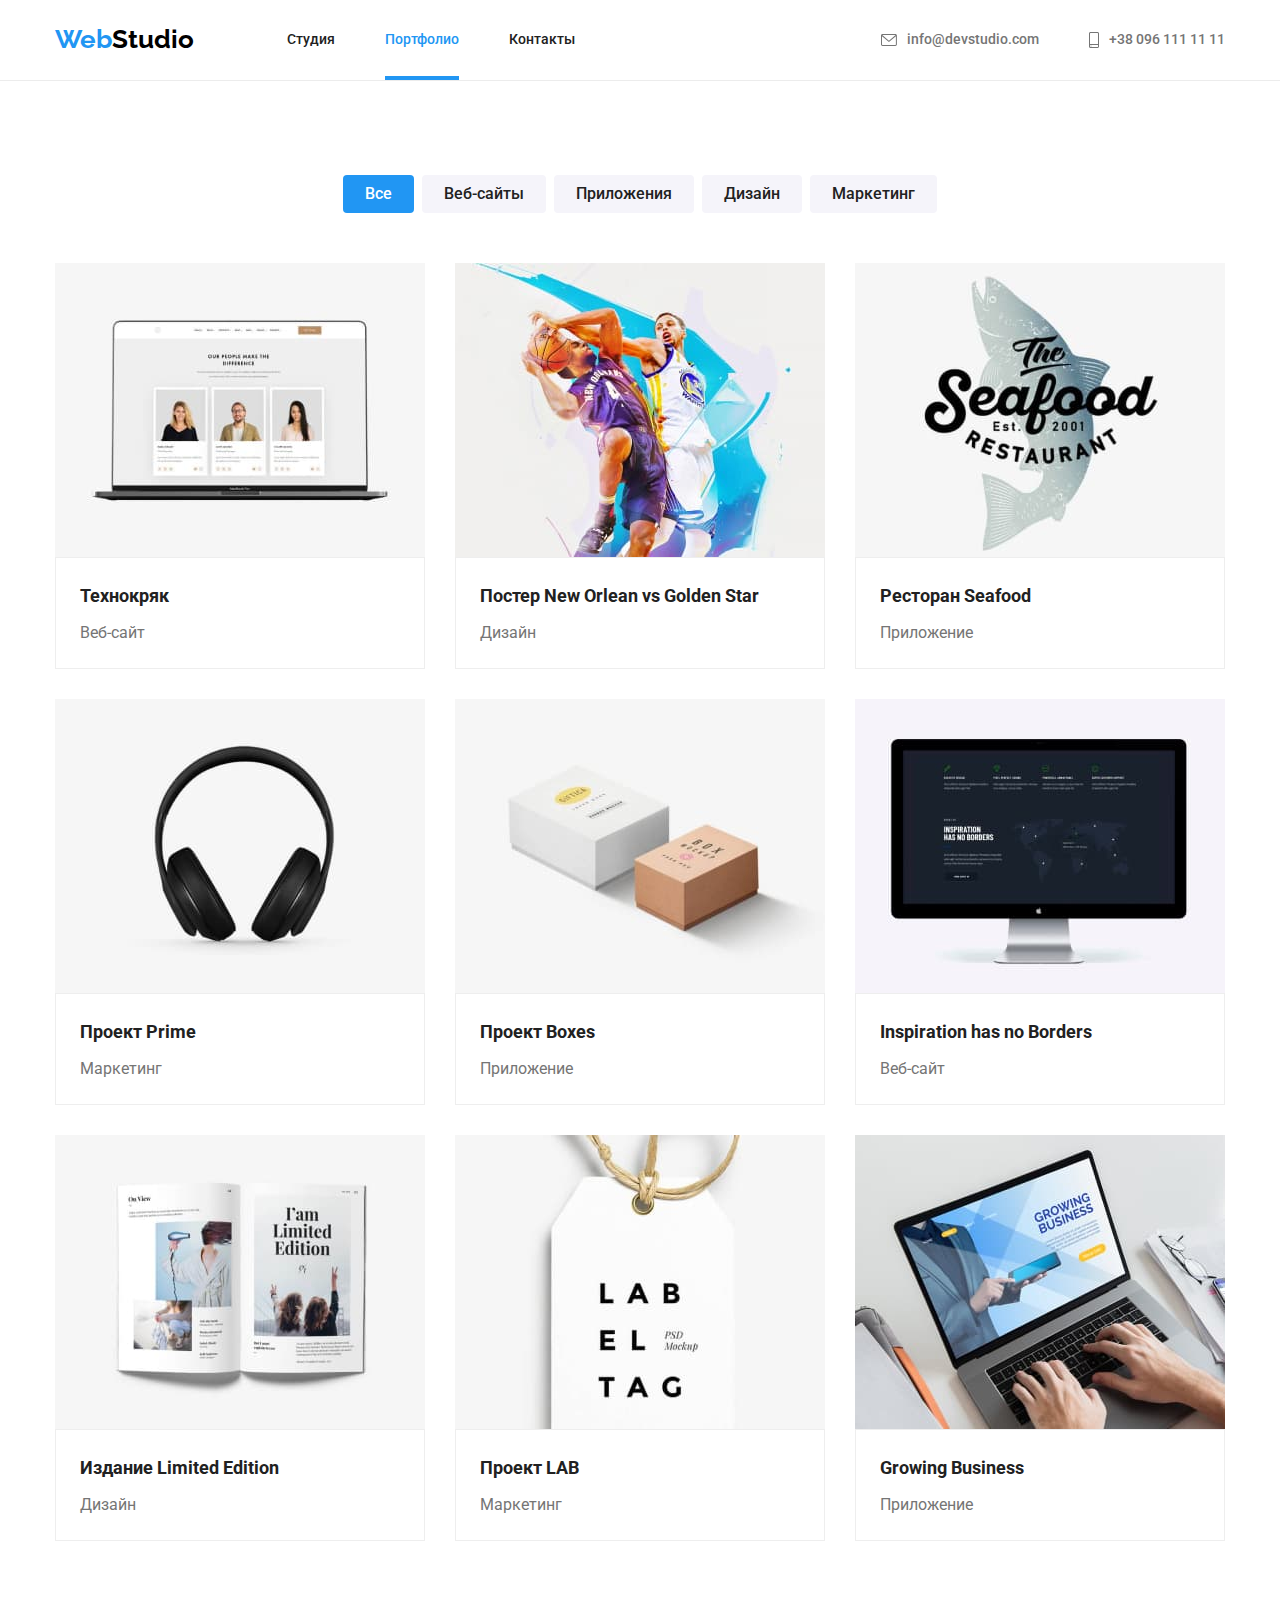
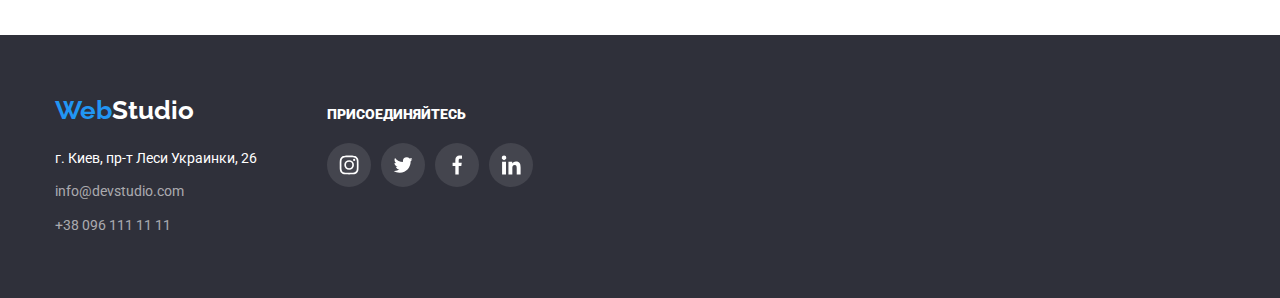
<file: portfolio.html>
<!DOCTYPE html>
<html lang="ru">
  <head>
    <meta charset="UTF-8" />
    <meta http-equiv="X-UA-Compatible" content="IE=edge" />
    <meta name="viewport" content="width=device-width, initial-scale=1.0" />
    <title>Portfolio</title>
    <link
      rel="stylesheet"
      href="https://cdnjs.cloudflare.com/ajax/libs/modern-normalize/1.0.0/modern-normalize.min.css"
    />
    <link rel="stylesheet" href="./css/styles.css" />
    <link rel="preconnect" href="https://fonts.googleapis.com" />
    <link rel="preconnect" href="https://fonts.gstatic.com" crossorigin />
    <link
      href="https://fonts.googleapis.com/css2?family=Raleway:wght@700&family=Roboto:wght@400;500;700;900&display=swap"
      rel="stylesheet"
    />
  </head>

  <body class="portfolio">
    <!--top line-->
    <header>
      <div class="container">
        <div class="logotype">
          <a href="./index.html" class="link"
            ><span class="logo">Web</span><span class="type">Studio</span></a
          >
        </div>
        <nav class="header-nav">
          <ul class="nav-list list">
            <li class="nav-item">
              <a href="./index.html" class="nav-link link">Студия</a>
            </li>
            <li class="nav-item">
              <a href="./portfolio.html" class="nav-link link current"
                >Портфолио</a
              >
            </li>
            <li class="nav-item">
              <a href="#" class="nav-link link">Контакты</a>
            </li>
          </ul>
        </nav>
        <ul class="contact list">
          <li class="contact-item">
            <a href="mailto:info@devstudio.com" class="contact-link link">
              <svg class="envelope">
                <use href="./imges/icons.svg#icon-envelope"></use>
              </svg>
              info@devstudio.com</a
            >
          </li>
          <li class="contact-item">
            <a href="tel:+380961111111" class="contact-link link">
              <svg class="smartphone">
                <use href="./imges/icons.svg#icon-smartphone"></use>
              </svg>
              +38 096 111 11 11</a
            >
          </li>
        </ul>
      </div>
    </header>
    <!--main-->
    <main>
      <section class="section">
        <div class="container">
          <h1 hidden>Portfolio</h1>
          <ul class="filters list">
            <li class="filters-item">
              <button type="button" class="filters-btn current">Все</button>
            </li>
            <li class="filters-item">
              <button type="button" class="filters-btn">Веб-сайты</button>
            </li>
            <li class="filters-item">
              <button type="button" class="filters-btn">Приложения</button>
            </li>
            <li class="filters-item">
              <button type="button" class="filters-btn">Дизайн</button>
            </li>
            <li class="filters-item">
              <button type="button" class="filters-btn">Маркетинг</button>
            </li>
          </ul>

          <ul class="galary list card-set">
            <li class="card-item">
              <article class="card">
                <div class="card-thumb">
                  <img
                    src="./imges/portfolio/img-1.jpg"
                    alt="Ноутбук"
                    width="370"
                    height="294"
                  />
                  <p class="thumb-text">
                    Ресурс предлагает комплексные предложения с разным уровнем
                    функционала и сервисов. Все это позволит посетителю получить
                    исчерпывающие сведения о компании или частном лице.
                  </p>
                </div>
                <div class="galary-card-content">
                  <h2 class="galary-title">Технокряк</h2>
                  <p class="galary-txt">Веб-сайт</p>
                </div>
              </article>
            </li>
            <li class="card-item">
              <article class="card">
                <div class="card-thumb">
                  <img
                    src="./imges/portfolio/img-2.jpg"
                    alt="Игроки"
                    width="370"
                    height="294"
                  />
                  <p class="thumb-text">
                    Ресурс предлагает комплексные предложения с разным уровнем
                    функционала и сервисов. Все это позволит посетителю получить
                    исчерпывающие сведения о компании или частном лице.
                  </p>
                </div>
                <div class="galary-card-content">
                  <h2 class="galary-title">
                    Постер <span lang="en">New Orlean vs Golden Star</span>
                  </h2>
                  <p class="galary-txt">Дизайн</p>
                </div>
              </article>
            </li>
            <li class="card-item">
              <article class="card">
                <div class="card-thumb">
                  <img
                    src="./imges/portfolio/img-3.jpg"
                    alt="Ресторан Seafood"
                    width="370"
                    height="294"
                  />
                  <p class="thumb-text">
                    Ресурс предлагает комплексные предложения с разным уровнем
                    функционала и сервисов. Все это позволит посетителю получить
                    исчерпывающие сведения о компании или частном лице.
                  </p>
                </div>
                <div class="galary-card-content">
                  <h2 class="galary-title">
                    Ресторан <span lang="en">Seafood</span>
                  </h2>
                  <p class="galary-txt">Приложение</p>
                </div>
              </article>
            </li>
            <li class="card-item">
              <article class="card">
                <div class="card-thumb">
                  <img
                    src="./imges/portfolio/img-4.jpg"
                    alt="Наушники"
                    width="370"
                    height="294"
                  />
                  <p class="thumb-text">
                    Ресурс предлагает комплексные предложения с разным уровнем
                    функционала и сервисов. Все это позволит посетителю получить
                    исчерпывающие сведения о компании или частном лице.
                  </p>
                </div>
                <div class="galary-card-content">
                  <h2 class="galary-title">
                    Проект <span lang="en">Prime</span>
                  </h2>
                  <p class="galary-txt">Маркетинг</p>
                </div>
              </article>
            </li>
            <li class="card-item">
              <article class="card">
                <div class="card-thumb">
                  <img
                    src="./imges/portfolio/img-5.jpg"
                    alt="Две коробочки"
                    width="370"
                    height="294"
                  />
                  <p class="thumb-text">
                    Ресурс предлагает комплексные предложения с разным уровнем
                    функционала и сервисов. Все это позволит посетителю получить
                    исчерпывающие сведения о компании или частном лице.
                  </p>
                </div>
                <div class="galary-card-content">
                  <h2 class="galary-title">
                    Проект <span lang="en">Boxes</span>
                  </h2>
                  <p class="galary-txt">Приложение</p>
                </div>
              </article>
            </li>
            <li class="card-item">
              <article class="card">
                <div class="card-thumb">
                  <img
                    src="./imges/portfolio/img-6.jpg"
                    alt="Монитор"
                    width="370"
                    height="294"
                  />
                  <p class="thumb-text">
                    Ресурс предлагает комплексные предложения с разным уровнем
                    функционала и сервисов. Все это позволит посетителю получить
                    исчерпывающие сведения о компании или частном лице.
                  </p>
                </div>
                <div class="galary-card-content">
                  <h2 class="galary-title">
                    <span lang="en">Inspiration has no Borders</span>
                  </h2>
                  <p class="galary-txt">Веб-сайт</p>
                </div>
              </article>
            </li>
            <li class="card-item">
              <article class="card">
                <div class="card-thumb">
                  <img
                    src="./imges/portfolio/img-7.jpg"
                    alt="Раскрытая книга"
                    width="370"
                    height="294"
                  />
                  <p class="thumb-text">
                    Ресурс предлагает комплексные предложения с разным уровнем
                    функционала и сервисов. Все это позволит посетителю получить
                    исчерпывающие сведения о компании или частном лице.
                  </p>
                </div>
                <div class="galary-card-content">
                  <h2 class="galary-title">
                    Издание <span lang="en">Limited Edition</span>
                  </h2>
                  <p class="galary-txt">Дизайн</p>
                </div>
              </article>
            </li>
            <li class="card-item">
              <article class="card">
                <div class="card-thumb">
                  <img
                    src="./imges/portfolio/img-8.jpg"
                    alt="Бирка"
                    width="370"
                    height="294"
                  />
                  <p class="thumb-text">
                    Ресурс предлагает комплексные предложения с разным уровнем
                    функционала и сервисов. Все это позволит посетителю получить
                    исчерпывающие сведения о компании или частном лице.
                  </p>
                </div>
                <div class="galary-card-content">
                  <h2 class="galary-title">Проект LAB</h2>
                  <p class="galary-txt">Маркетинг</p>
                </div>
              </article>
            </li>
            <li class="card-item">
              <article class="card">
                <div class="card-thumb">
                  <img
                    src="./imges/portfolio/img-9.jpg"
                    alt="Ноутбук"
                    width="370"
                    height="294"
                  />
                  <p class="thumb-text">
                    Ресурс предлагает комплексные предложения с разным уровнем
                    функционала и сервисов. Все это позволит посетителю получить
                    исчерпывающие сведения о компании или частном лице.
                  </p>
                </div>
                <div class="galary-card-content">
                  <h2 class="galary-title">
                    <span lang="en">Growing Business</span>
                  </h2>
                  <p class="galary-txt">Приложение</p>
                </div>
              </article>
            </li>
          </ul>
        </div>
      </section>
    </main>
    <!-- footer -->
    <footer class="foot">
      <div class="container">
        <div>
          <div class="logotype">
            <a href="./index.html" class="link"
              ><span class="logo">Web</span><span class="type">Studio</span></a
            >
          </div>
          <address>
            <ul class="foot-list list">
              <li class="foot-adr">г. Киев, пр-т Леси Украинки, 26</li>
              <li>
                <a href="mailto:info@devstudio.com" class="foot-link link"
                  >info@devstudio.com</a
                >
              </li>
              <li>
                <a href="tel:+380961111111" class="foot-link link"
                  >+38 096 111 11 11</a
                >
              </li>
            </ul>
          </address>
        </div>
        <div class="join">
          <strong>Присоединяйтесь</strong>
          <ul class="social list">
            <li class="social-item">
              <a href="instagram" class="social-link" aria-label="instagram"
                ><svg class="social-icon">
                  <use href="./imges/icons.svg#icon-instagram"></use></svg
              ></a>
            </li>
            <li class="social-item">
              <a href="twitter" class="social-link" aria-label="twitter"
                ><svg class="social-icon">
                  <use href="./imges/icons.svg#icon-twitter"></use></svg
              ></a>
            </li>
            <li class="social-item">
              <a href="facebook" class="social-link" aria-label="facebook"
                ><svg class="social-icon">
                  <use href="./imges/icons.svg#icon-facebook"></use></svg
              ></a>
            </li>
            <li class="social-item">
              <a href="linkedin" class="social-link" aria-label="linkedin"
                ><svg class="social-icon">
                  <use href="./imges/icons.svg#icon-linkedin"></use></svg
              ></a>
            </li>
          </ul>
        </div>
      </div>
    </footer>
  </body>
</html>
</file>
<file: css/styles.css>
/* bcg-hero= #2F303A 
   accent= #2196F3
   text= #757575
   title= #212121

    Fonts 

   Raleway Bold:
    font-weight: 700;
    font-size: 26px;
    line-height: 1.2;

   Roboto-bold
    font-weight: 700;
    font-size: 16px;
    line-height: 1.87;

   Roboto-medium 
       font-weight: 500;
       font-size: 14px;
       line-height: 1.14;
   
   */
:root {
    /* Color  */
    --bcg-dark: #2F303A;
    --bcg-light: #F5F4FA;
    --titl-cl: #212121;
    --txt-cl: #757575;
    --accent: #2196F3;
    --primery-cl: #FFFFFF;
    --accent-second: #000000;
    --btn-hover: #188CE8;
    --icon-cl: #AFB1B8;
    --gr-cl: rgba(47, 48, 58, 0.4);
    --card-gap: 30px;
    --item: 3;
}

body {

    color: var(--txt-cl);
    font-family: Roboto, sans-serif;
    font-weight: 400;
    font-size: 14px;
    line-height: 1.7;
}

.no-scroll {
    overflow: hidden;
}
img {
    display: block;
    max-width: 100%;
    height: auto;
}
.link {
    text-decoration: none;
}

.list {
    list-style: none;
    padding-left: 0;
}
h1,
h2,
h3,
p,
ul {
    margin: 0;
}


.nav-link.current,
.nav-link:hover,
.nav-link:focus,
.contact-item:focus,
.contact-item:hover,

.foot-link:hover,
.foot-link:focus {
    color: var(--accent);
}

.contact-link:hover,
.nav-link:hover,
.foot-link:hover {
    cursor: pointer;
}
.container {
    width: 1200px;
    margin: 0 auto;
    padding-left: 15px;
    padding-right: 15px;
}
.section {
    padding-top: 94px;
    padding-bottom: 94px;
}

/* Формула сетки */

.card-set {
    display: flex;
    flex-wrap: wrap;
    margin: calc(-1 * var(--card-gap) /2);
    
}

.card-item {
    margin: calc(var(--card-gap) / 2);
    flex-basis: calc((100% - (var(--item)) * var(--card-gap)) / var(--item));
    background-color: var(--primery-cl);
}

/* header */

header {
    border-bottom: 1px solid #ECECEC;
}

header>.container {
    display: flex;
    align-items: center;
}
.logotype {
    margin-right: 93px;
}
.logo,
.type {
    font-family: "Raleway";
    font-style: normal;
    font-weight: 700;
    font-size: 26px;
    line-height: 1.19;
}

.logo {
    color: var(--accent);
}

.type {
    color: var(--accent-second);
}

.nav-list,
.contact {
    font-weight: 500;
    font-size: 14px;
    line-height: 1.14;

    display: flex;
    margin-top: 0;
    margin-bottom: 0;
}

.nav-item,
.contact-item {
    padding-top: 32px;
    padding-bottom: 32px;
}
.nav-item:not(:last-child) {
    margin-right: 50px;
}
 .nav-item {
    position: relative;
 }

.nav-link {
    display: block;
    color: var(--titl-cl);
    transition-property: color;
    transition-duration: 250ms;
    transition-timing-function: cubic-bezier(0.4, 0, 0.2, 1);
}
.nav-link::after {
    content:"";
    display: none;
    width: 100%;
    height: 4px;
    position: absolute;
    bottom: 0;
    
    background-color: var(--accent);
}
.current.nav-link::after {
    display: block;
}
.contact {
    margin-left: auto;
}
.contact-item:last-child {
    margin-left: 50px;
}
.contact-link {
    display: block;
    color: inherit;
    transition-property: color;
    transition-duration: 250ms;
    transition-timing-function: cubic-bezier(0.4, 0, 0.2, 1);
}
.contact-item>a {
    display: flex;
    align-items: center;
}
.envelope {
    width: 16px;
    height: 12px;
    margin-right: 10px;
    fill: currentColor;
}
.smartphone {
    width: 10px;
    height: 16px;
    margin-right: 10px;
    fill: currentColor;
}




/* hat */

.hat {
    padding-top: 200px;
    padding-bottom: 200px;
    text-align: center;
    max-width: 1600px;
    margin-left: auto;
    margin-right: auto;
    background-color: var(--bcg-dark);
    background-image: linear-gradient(var(--gr-cl), var(--gr-cl)), url(../imges/hat/Img.jpg);
    background-position: center;    
}


.hat-title {
    color: var(--primery-cl);
    font-weight: 900;
    font-size: 44px;
    line-height: 1.36;
    text-transform: uppercase;

    margin-bottom: 30px;
}

.hat-btn {
    color: var(--primery-cl);
    background-color: var(--accent);
    font-weight: 700;
    font-size: 16px;
    line-height: 1.87;

    padding: 10px 32px;
    border-radius: 4px;

    transition-property: background-color;
    transition-duration: 250ms;
    transition-timing-function: cubic-bezier(0.4, 0, 0.2, 1);
}

.hat-btn:hover,
.filters-btn:hover {
    background-color: var(--btn-hover);
    cursor: pointer;
}

/* Modal window */

.backdrop {
    position: fixed;
    top: 0;
    left: 0;
    width: 100%;
    height: 100%;

    background-color: rgba(0, 0, 0, 0.1);
    opacity: 1;

    transition-property: opacity, visibility;
    transition-duration: 250ms;
    transition-timing-function: cubic-bezier(0.4, 0, 0.2, 1);
}
.backdrop.is-hidden {
    opacity: 0;
    visibility: hidden;
    pointer-events: none;
    
}
.modal {
    position: absolute;
    top: 50%;
    left: 50%;
    transform: translate(-50%, -50%);
    width: 528px;
    height: 581px;

    background-color: var(--primery-cl);
    box-shadow: 0px 4px 4px rgba(0, 0, 0, 0.25);
    border-radius: 4px;
}
.icon-close-btn {
    position: absolute;
    top: 0;
    right: 0;

    width: 30px;
    height: 30px;

    display: flex;
    justify-content: center;
    align-items: center;
    padding: 0;

    fill: #000000;
    background-color: var(--primery-cl);

    border-radius: 50%;
    border:  1px solid rgba(0, 0, 0, 0.1);

    cursor: pointer;
}

/* peculiarities */


.peculiarities {
    --item: 4;
}


.peculiarities-title {
    margin-bottom: 10px;

    font-weight: 700;
    font-size: 14px;
    line-height: 1.14;
    text-transform: uppercase;
    color: var(--titl-cl);
}
.peculiarities-icon-bg {
    display: flex;
    align-items: center;
    justify-content: center;
    height: 120px;
    width: 100%;
    margin-bottom: 30px;
    
    background-color: var(--bcg-light);
    
    border-radius: 4px
}
.peculiarities-icon {
    width: 70px;
    height: 70px;
}

/* doing */

.doing {
    padding-bottom: 94px;
}
.doing-title {
    font-weight: 700;
    font-size: 36px;
    line-height: 1.16;
    text-align: center;

    color: var(--titl-cl);

    margin-bottom: 50px;
}
.doing-item {
    position: relative;
}
.doing-text {
    display: flex;
    justify-content: center;
    align-items: center;
    position: absolute;
    bottom: 0;
    width: 100%;
    height: 70px;

    color: var(--primery-cl);
    font-weight: 700;
    font-size: 14px;
    line-height: 1.1;
    letter-spacing: 0.03em;
    text-transform: uppercase;
    background-color: rgba(47, 48, 58, 0.8);
}

/* team */

.team {
    --item: 4;
    background-color: var(--bcg-light);
}
.team-title {
    font-weight: 700;
    font-size: 36px;
    line-height: 1.16;
    text-align: center;

    color: var(--titl-cl);
    margin-bottom:  50px;
}


.team .card {
    box-shadow: 0px 1px 3px rgba(0, 0, 0, 0.12), 0px 1px 1px rgba(0, 0, 0, 0.14), 0px 2px 1px rgba(0, 0, 0, 0.2);
    border-radius: 0px 0px 4px 4px;
}

.card-content {
    text-align: center;
    padding-top: var(--card-gap);
    padding-bottom: var(--card-gap);
}
.team-list-title {
    font-weight: 500;
    font-size: 16px;
    line-height: 1.18;

    color: var(--titl-cl);    
}

.team-list-txt {
    font-weight: 400;
    font-size: 16px;
    line-height: 1.18;

    margin-top: 10px;
    margin-bottom: 16px;
}

/* Разметка соцсетей */
.social {
    display: flex;
    justify-content: center;
}
.social-item:not(:last-child) {
    margin-right: 10px;
}
.social-link {
    display: flex;
    justify-content: center;
    align-items: center;
    width: 44px;
    height: 44px;
    border-radius: 50%;
    fill: var(--icon-cl);

    transition-property: background-color, fill;
    transition-duration: 250ms;
    transition-timing-function: cubic-bezier(0.4, 0, 0.2, 1);
}
.social-icon {
    width: 20px;
    height: 20px;
}


.social-link:hover,
.social-link:focus,
.foot .social-link:hover,
.foot .social-link:focus {
    background-color: var(--accent);
    fill: var(--primery-cl);
}

/* our clients */
 
.clients-title { 
    margin-bottom: 50px; 

    font-weight: 700;
    font-size: 36px;
    line-height: 1.16;
    text-align: center;
    color: var(--titl-cl);

}
.clients-set {
    --item: 6;
}

.clients-link {
    display: flex;
    justify-content: center;
    align-items: center;
    height: 92px;
    
    color: var(--icon-cl);
    border: 1px solid var(--icon-cl);
    border-radius: 4px;

    transition-property: сolor, border-color;
    transition-duration: 250ms;
    transition-timing-function: cubic-bezier(0.4, 0, 0.2, 1);
}
.clients-link:hover,
.clients-link:focus {
    color: var(--accent);
    border-color: var(--accent);
}
.clients-icon {
    width: 106px;
    height: 60px;
    fill: currentColor;
}



/* footer */

.foot {
    background-color: var(--bcg-dark);
    padding-top: 60px;
    padding-bottom: 60px;
}
.foot>.container {
    display: flex;
}
.foot .logotype {
    margin: 0;
    padding-bottom: 20px;
}
.foot .type {
    color: var(--primery-cl);
}


.foot-adr,
.foot-link {
    font-style: normal;
    font-weight: 400;
    font-size: 14px;
    line-height: 24px;
}

.foot-list>li:not(:last-child) {
    margin-bottom: 9px;
}

.foot-adr {
    color: var(--primery-cl);
}

.foot-link {
    color: rgba(255, 255, 255, 0.6);
}
.join {
    margin-left: 70px; 

    color: var(--primery-cl);
    font-weight: 700;
    font-size: 14px;
    line-height: 1.14;
    text-transform: uppercase;
}
.join>strong {
    display: block;
    padding-top: 12px;
    margin-bottom: 20px;
}
.foot .social-link {
    fill: var(--primery-cl);
    background-color: rgba(255, 255, 255, 0.1);
    
}

/* portfolio */



/* filters */

.filters {
    display: flex;
    justify-content: center;
    margin:0 auto;
    padding-bottom: 16px;
    width: 610px;
}
.filters-item:not(:last-child) {
    margin-right: 8px;
}
.filters-btn {
    font-weight: 500;
    font-size: 16px;
    line-height: 1.62;

    color: var(--titl-cl);
    background-color: var(--bcg-light);
    border: none;
    border-radius: 4px;
    padding: 6px 22px;

    transition-property: сolor, background-color, box-shadow;
    transition-duration: 250ms;
    transition-timing-function: cubic-bezier(0.4, 0, 0.2, 1);    
}

.filters-btn.current,
.filters-btn:hover,
.filters-btn:focus {
    color: var(--primery-cl);
    background-color: var(--accent);
}
.filters-btn:hover,
.filters-btn:focus {
    box-shadow: 0px 3px 1px rgba(0, 0, 0, 0.1), 0px 1px 2px rgba(0, 0, 0, 0.08), 0px 2px 2px rgba(0, 0, 0, 0.12);
}

/* galary */

.galary {
    padding-top: 34px;
}
.galary .card {
    transition-property: box-shadow;
    transition-duration: 250ms;
    transition-timing-function: cubic-bezier(0.4, 0, 0.2, 1);
}
.card-thumb {
    position: relative;
    overflow: hidden;

}
.thumb-text {
    position: absolute;
    bottom: 0;
    width: 100%;
    height: 100%;
    transform: translateY(101%);

    display: inline-block;
    padding: 63px 24px;
    text-align: center;

    font-size: 18px;
    line-height: 1.55;
    color: var(--primery-cl);
    background: rgba(33, 150, 243, 0.9);

    transition-property: transform;
    transition-duration: 250ms;
    transition-timing-function: cubic-bezier(0.4, 0, 0.2, 1);  
}
.galary .card:hover .thumb-text,
.galary .card:focus .thumb-text {
    transform: translateY(0);
}
.galary .card:hover,
.galary .card:focus {
    box-shadow: 0px 1px 1px rgba(0, 0, 0, 0.12), 0px 4px 4px rgba(0, 0, 0, 0.06), 1px 4px 6px rgba(0, 0, 0, 0.16)
}
.galary-card-content {
    padding: 20px 24px;
    border: 1px solid #EEEEEE;
} 
 
.galary-title {
    font-weight: 700;
    font-size: 18px;
    line-height: 2;

    color: var(--titl-cl);
    margin: 0;
    
}

.galary-txt {
    font-weight: 400;
    font-size: 16px;
    line-height: 1.87;

    margin-top: 4px;
}
</file>
